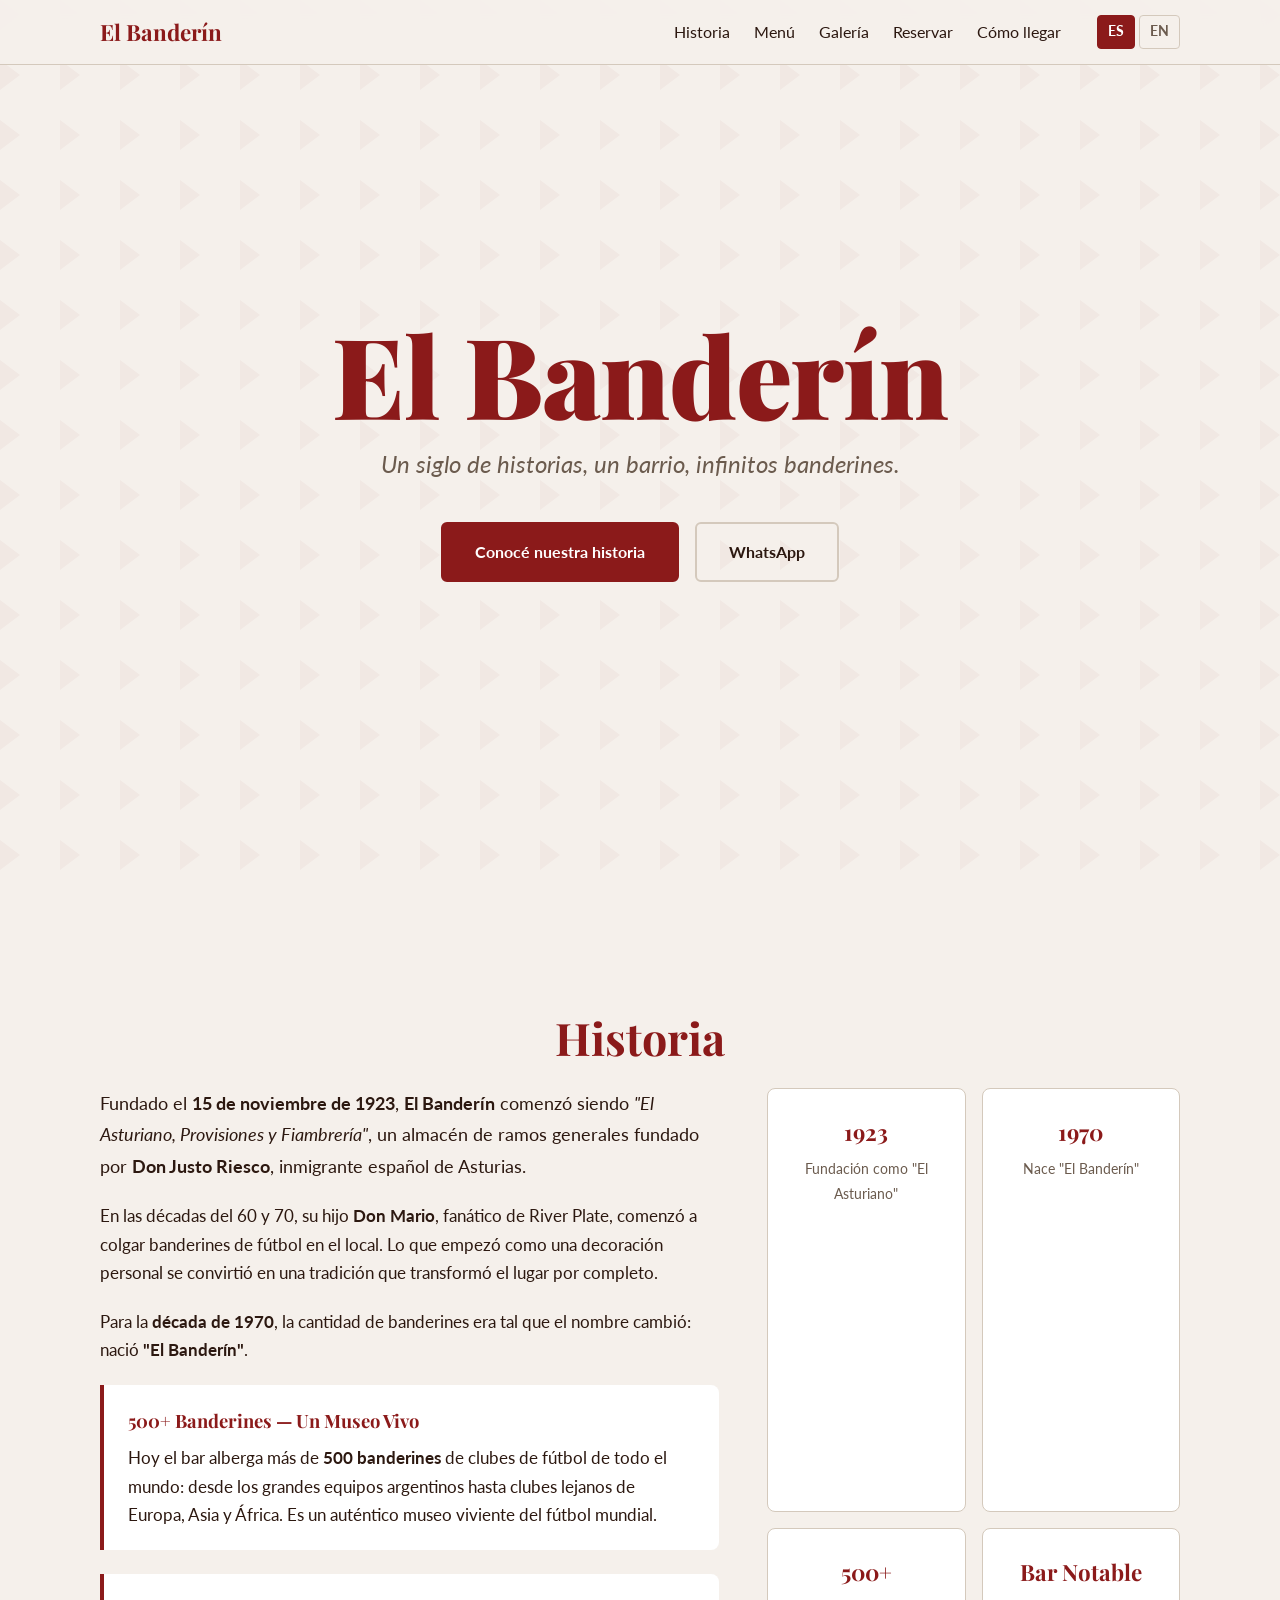
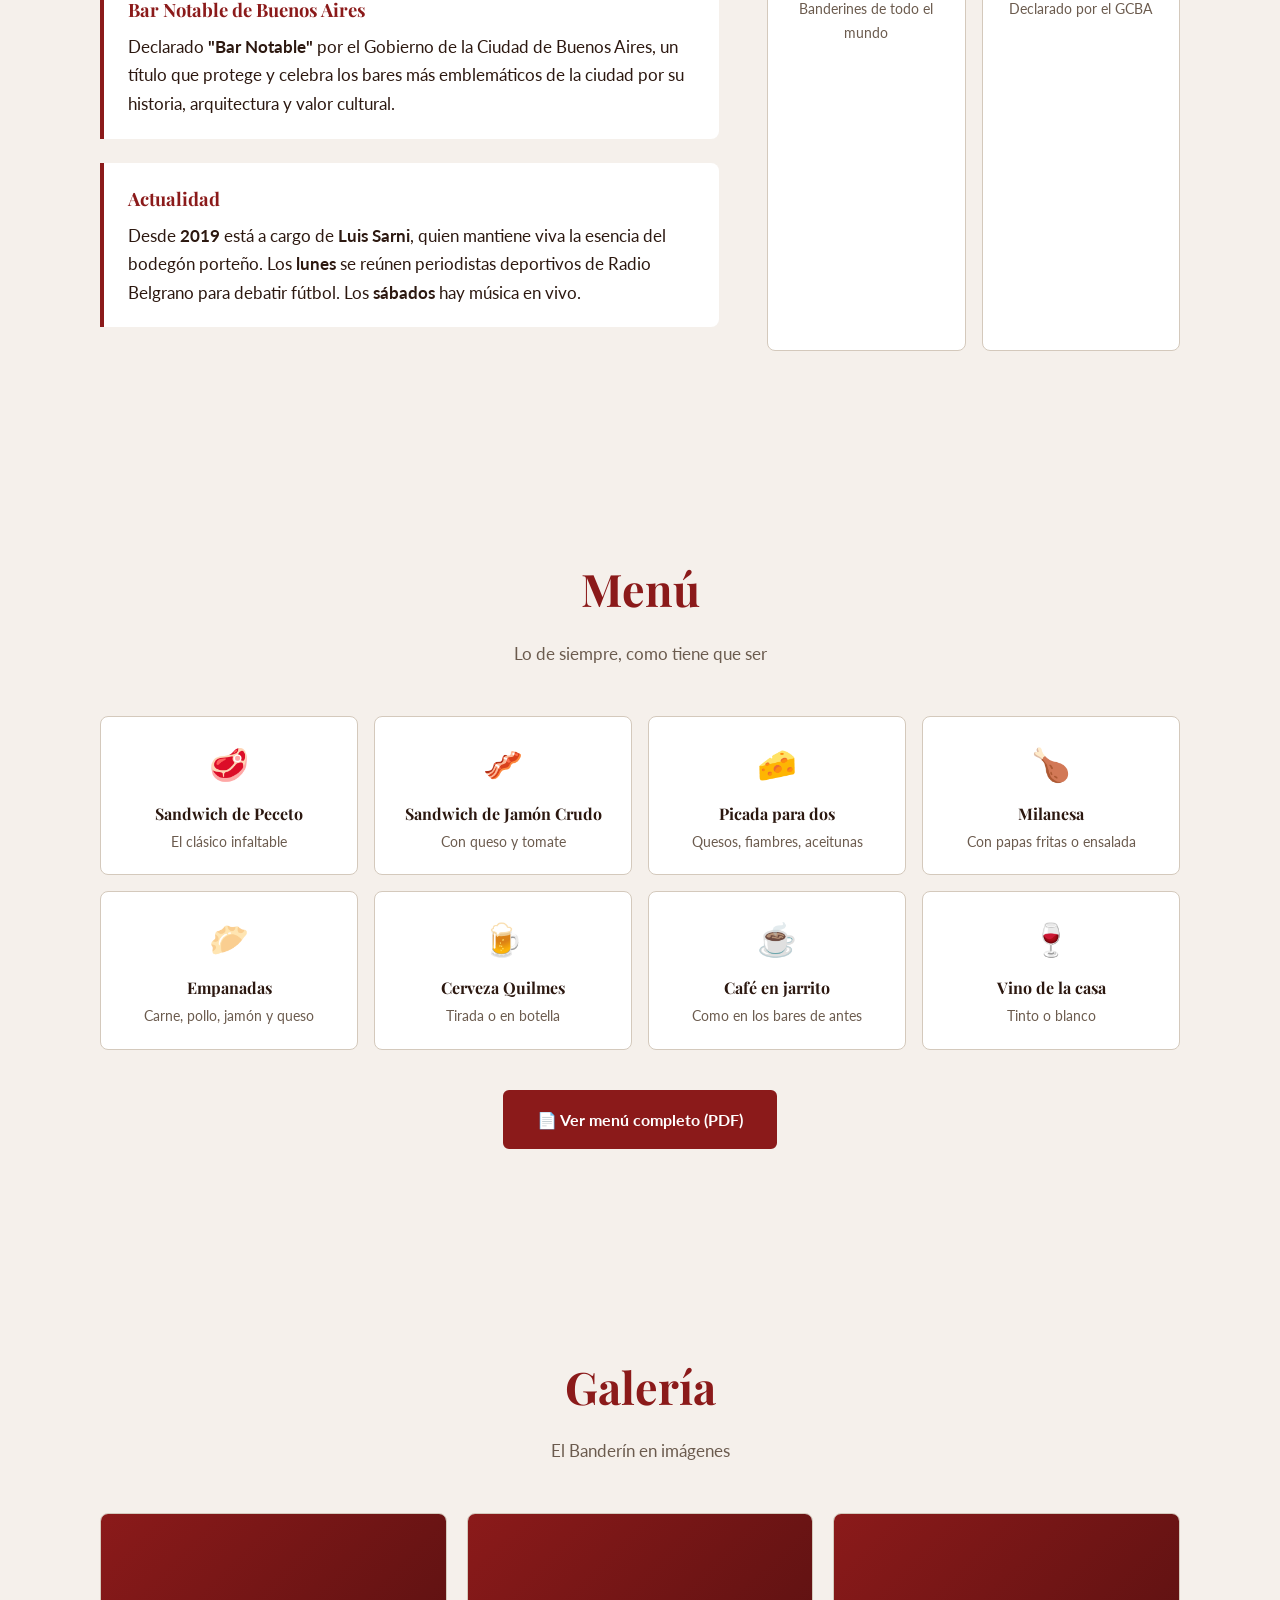
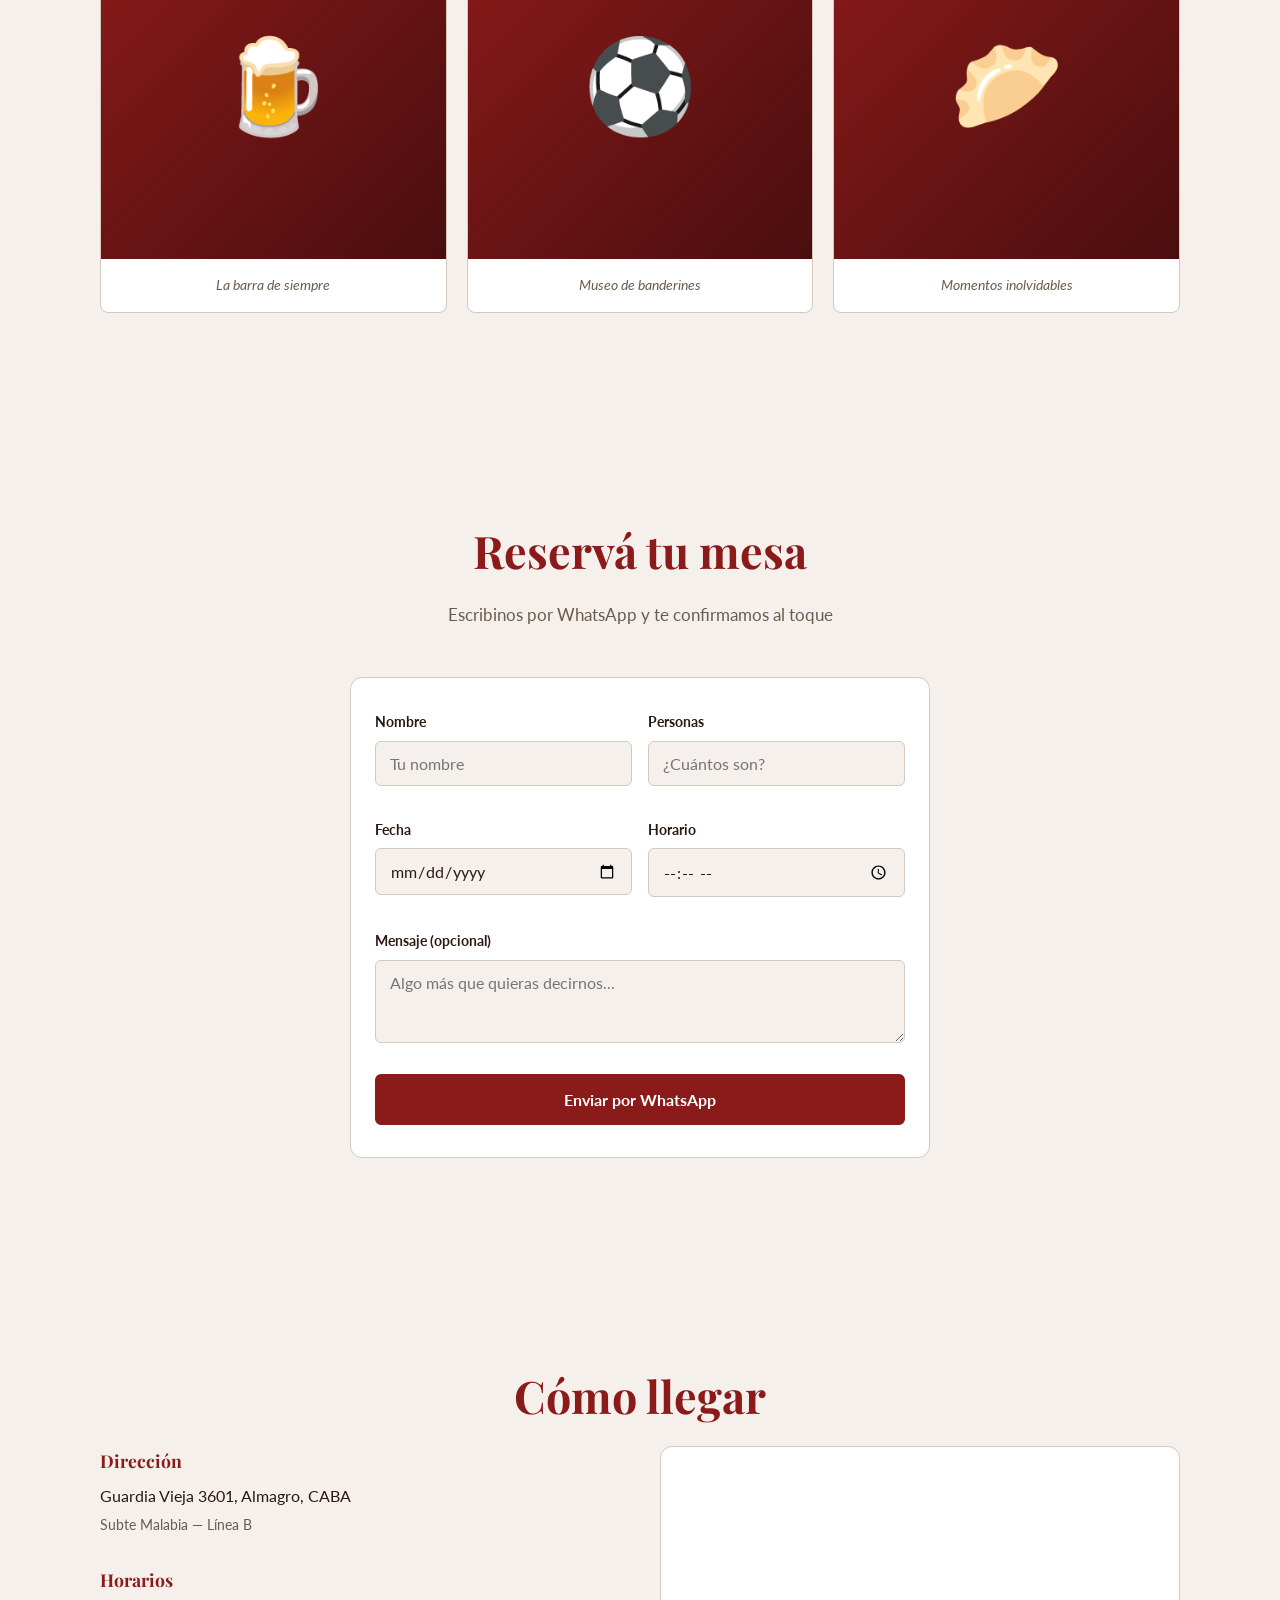
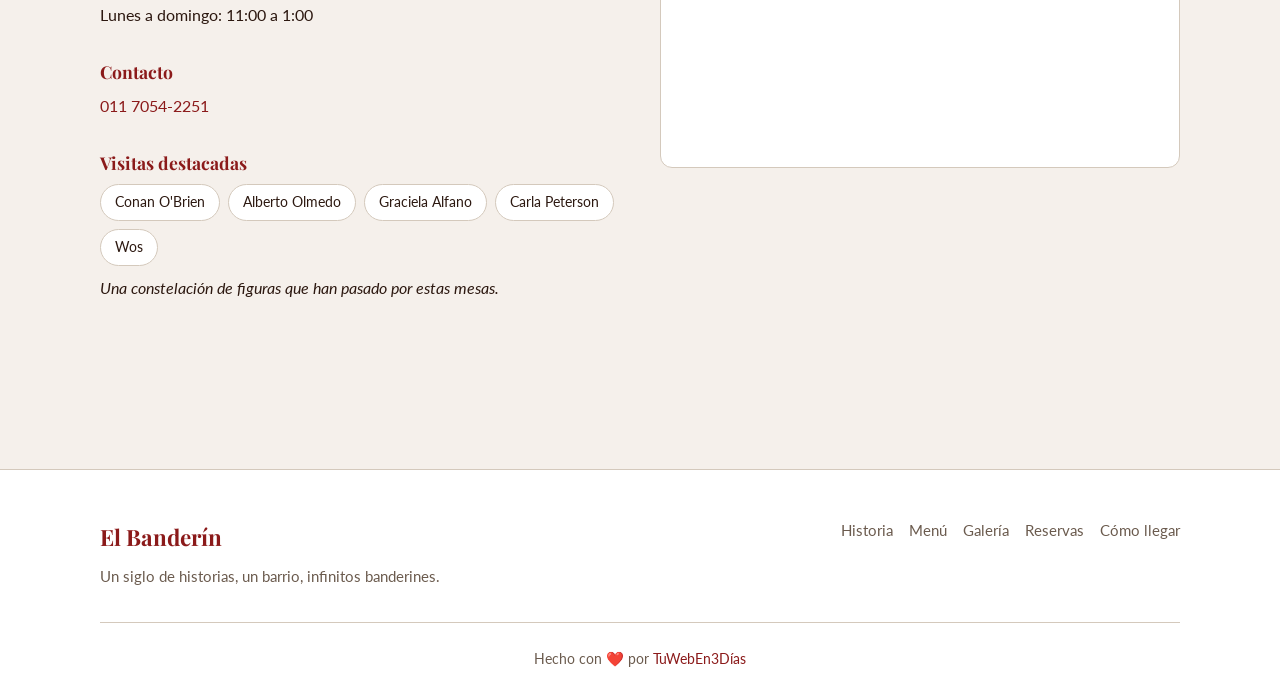
<file: index.html>
<!DOCTYPE html>
<html lang="es">
<head>
  <meta charset="UTF-8">
  <meta name="viewport" content="width=device-width, initial-scale=1.0">
  <title>El Banderín | Bar Notable en Almagro, CABA | Desde 1923</title>
  <meta name="description" content="El Banderín, bar notable de Almagro. Fundado en 1923, 500+ banderines de fútbol, bodegón tradicional porteño. Sándwiches, picadas, milanesas. Abierto todos los días.">
  <meta name="keywords" content="El Banderín, bar notable, bodegón, Almagro, Guardia Vieja, banderines, fútbol, bar porteño">
  <meta name="robots" content="index, follow">
  <meta name="author" content="TuWebEn3Días">
  <meta property="og:title" content="El Banderín | Bar Notable en Almagro">
  <meta property="og:description" content="Un siglo de historias, un barrio, infinitos banderines.">
  <meta property="og:type" content="website">
  <meta property="og:url" content="https://tuweben3dias.github.io/demo-el-banderin">
  <meta property="og:locale" content="es_AR">
  <meta property="og:site_name" content="El Banderín">
  <meta property="og:image" content="https://tuweben3dias.github.io/demo-el-banderin/imgs/placeholder-hero.svg">
  <meta name="twitter:card" content="summary_large_image">
  <meta name="twitter:title" content="El Banderín | Bar Notable en Almagro">
  <meta name="twitter:description" content="Un siglo de historias, un barrio, infinitos banderines.">
  <meta name="twitter:image" content="https://tuweben3dias.github.io/demo-el-banderin/imgs/placeholder-hero.svg">
  <script type="application/ld+json">
  {
    "@context": "https://schema.org",
    "@type": "BarOrPub",
    "name": "El Banderín",
    "url": "https://tuweben3dias.github.io/demo-el-banderin",
    "telephone": "+54 11 7054-2251",
    "email": "info@elbanderin.com",
    "address": {
      "@type": "PostalAddress",
      "streetAddress": "Guardia Vieja 3601",
      "addressLocality": "Almagro, Buenos Aires",
      "postalCode": "C1192 AAG",
      "addressCountry": "AR"
    },
    "geo": {
      "@type": "GeoCoordinates",
      "latitude": -34.6056,
      "longitude": -58.4254
    },
    "openingHoursSpecification": {
      "@type": "OpeningHoursSpecification",
      "dayOfWeek": ["Monday", "Tuesday", "Wednesday", "Thursday", "Friday", "Saturday", "Sunday"],
      "opens": "11:00",
      "closes": "01:00"
    },
    "servesCuisine": "Bodegón",
    "priceRange": "$",
    "description": "Un siglo de historias, un barrio, infinitos banderines.",
    "founder": { "@type": "Person", "name": "Justo Riesco" },
    "foundingDate": "1923-11-15",
    "image": "https://tuweben3dias.github.io/demo-el-banderin/imgs/placeholder-hero.svg"
  }
  </script>
  <script async src="https://www.googletagmanager.com/gtag/js?id=G-WNGLL9WG7B"></script>
  <script>window.dataLayer = window.dataLayer || []; function gtag(){dataLayer.push(arguments);} gtag('js', new Date()); gtag('config', 'G-WNGLL9WG7B');</script>
  <link rel="preconnect" href="https://fonts.googleapis.com">
  <link rel="preconnect" href="https://fonts.gstatic.com" crossorigin>
  <link href="https://fonts.googleapis.com/css2?family=Lato:wght@400;700&family=Playfair+Display:ital,wght@0,400;0,700;0,900;1,400&display=swap" rel="stylesheet">
  <link rel="stylesheet" href="css/styles.css">
  <link rel="canonical" href="https://tuweben3dias.github.io/demo-el-banderin/">
  <link rel="alternate" hreflang="es" href="https://tuweben3dias.github.io/demo-el-banderin/">
  <link rel="alternate" hreflang="en" href="https://tuweben3dias.github.io/demo-el-banderin/en/">
  <link rel="icon" type="image/svg+xml" href="data:image/svg+xml,<svg xmlns='http://www.w3.org/2000/svg' viewBox='0 0 100 100'><text y='.9em' font-size='90'>🏆</text></svg>">
</head>
<body>
  <nav id="navbar">
    <div class="container nav-container">
      <a href="#" class="nav-logo">El Banderín</a>
      <button class="nav-toggle" aria-label="Abrir menú" aria-expanded="false">
        <span></span><span></span><span></span>
      </button>
      <div class="nav-menu" id="nav-menu">
        <a href="#historia" class="nav-link">Historia</a>
        <a href="#menu" class="nav-link">Menú</a>
        <a href="#galeria" class="nav-link">Galería</a>
        <a href="#reservas" class="nav-link">Reservar</a>
        <a href="#como-llegar" class="nav-link">Cómo llegar</a>
        <div class="lang-switch">
          <a href="/" class="active" aria-label="Español">ES</a>
          <a href="en/" aria-label="English">EN</a>
        </div>
      </div>
    </div>
  </nav>
  <main>
    <section id="hero">
      <div class="hero-content">
        <h1>El Banderín</h1>
        <p class="hero-tagline">Un siglo de historias, un barrio, infinitos banderines.</p>
        <div class="hero-ctas">
          <a href="#historia" class="btn btn-primary">Conocé nuestra historia</a>
          <a href="https://wa.me/5491170542251" class="btn btn-outline" target="_blank" rel="noopener">WhatsApp</a>
        </div>
      </div>
    </section>
    <section id="historia" class="section">
      <div class="container">
        <h2 class="section-title">Historia</h2>
        <div class="historia-grid">
          <div class="historia-text">
            <p class="historia-intro">Fundado el <strong>15 de noviembre de 1923</strong>, <strong>El Banderín</strong> comenzó siendo <em>"El Asturiano, Provisiones y Fiambrería"</em>, un almacén de ramos generales fundado por <strong>Don Justo Riesco</strong>, inmigrante español de Asturias.</p>
            <p>En las décadas del 60 y 70, su hijo <strong>Don Mario</strong>, fanático de River Plate, comenzó a colgar banderines de fútbol en el local. Lo que empezó como una decoración personal se convirtió en una tradición que transformó el lugar por completo.</p>
            <p>Para la <strong>década de 1970</strong>, la cantidad de banderines era tal que el nombre cambió: nació <strong>"El Banderín"</strong>.</p>
            <div class="historia-highlight">
              <h3>500+ Banderines — Un Museo Vivo</h3>
              <p>Hoy el bar alberga más de <strong>500 banderines</strong> de clubes de fútbol de todo el mundo: desde los grandes equipos argentinos hasta clubes lejanos de Europa, Asia y África. Es un auténtico museo viviente del fútbol mundial.</p>
            </div>
            <div class="historia-highlight">
              <h3>Bar Notable de Buenos Aires</h3>
              <p>Declarado <strong>"Bar Notable"</strong> por el Gobierno de la Ciudad de Buenos Aires, un título que protege y celebra los bares más emblemáticos de la ciudad por su historia, arquitectura y valor cultural.</p>
            </div>
            <div class="historia-highlight">
              <h3>Actualidad</h3>
              <p>Desde <strong>2019</strong> está a cargo de <strong>Luis Sarni</strong>, quien mantiene viva la esencia del bodegón porteño. Los <strong>lunes</strong> se reúnen periodistas deportivos de Radio Belgrano para debatir fútbol. Los <strong>sábados</strong> hay música en vivo.</p>
            </div>
          </div>
          <div class="historia-cards">
            <div class="historia-card"><span class="historia-card-year">1923</span><p>Fundación como "El Asturiano"</p></div>
            <div class="historia-card"><span class="historia-card-year">1970</span><p>Nace "El Banderín"</p></div>
            <div class="historia-card"><span class="historia-card-year">500+</span><p>Banderines de todo el mundo</p></div>
            <div class="historia-card"><span class="historia-card-year">Bar Notable</span><p>Declarado por el GCBA</p></div>
          </div>
        </div>
      </div>
    </section>
    <section id="menu" class="section">
      <div class="container">
        <h2 class="section-title">Menú</h2>
        <p class="section-subtitle">Lo de siempre, como tiene que ser</p>
        <div class="menu-grid">
          <div class="menu-item fade-in"><span class="menu-icon">🥩</span><h3>Sandwich de Peceto</h3><p class="menu-desc">El clásico infaltable</p></div>
          <div class="menu-item fade-in"><span class="menu-icon">🥓</span><h3>Sandwich de Jamón Crudo</h3><p class="menu-desc">Con queso y tomate</p></div>
          <div class="menu-item fade-in"><span class="menu-icon">🧀</span><h3>Picada para dos</h3><p class="menu-desc">Quesos, fiambres, aceitunas</p></div>
          <div class="menu-item fade-in"><span class="menu-icon">🍗</span><h3>Milanesa</h3><p class="menu-desc">Con papas fritas o ensalada</p></div>
          <div class="menu-item fade-in"><span class="menu-icon">🥟</span><h3>Empanadas</h3><p class="menu-desc">Carne, pollo, jamón y queso</p></div>
          <div class="menu-item fade-in"><span class="menu-icon">🍺</span><h3>Cerveza Quilmes</h3><p class="menu-desc">Tirada o en botella</p></div>
          <div class="menu-item fade-in"><span class="menu-icon">☕</span><h3>Café en jarrito</h3><p class="menu-desc">Como en los bares de antes</p></div>
          <div class="menu-item fade-in"><span class="menu-icon">🍷</span><h3>Vino de la casa</h3><p class="menu-desc">Tinto o blanco</p></div>
        </div>
        <div class="menu-pdf-wrap">
          <a href="docs/menu.pdf" class="btn btn-primary" target="_blank" rel="noopener">📄 Ver menú completo (PDF)</a>
        </div>
      </div>
    </section>
    <section id="galeria" class="section">
      <div class="container">
        <h2 class="section-title">Galería</h2>
        <p class="section-subtitle">El Banderín en imágenes</p>
        <div class="galeria-grid">
          <figure class="fade-in"><img src="imgs/placeholder-gallery-1.svg" alt="La barra de El Banderín" loading="lazy"><figcaption>La barra de siempre</figcaption></figure>
          <figure class="fade-in"><img src="imgs/placeholder-gallery-2.svg" alt="Banderines de fútbol" loading="lazy"><figcaption>Museo de banderines</figcaption></figure>
          <figure class="fade-in"><img src="imgs/placeholder-gallery-3.svg" alt="Momentos en El Banderín" loading="lazy"><figcaption>Momentos inolvidables</figcaption></figure>
        </div>
      </div>
    </section>
    <section id="reservas" class="section">
      <div class="container">
        <h2 class="section-title">Reservá tu mesa</h2>
        <p class="section-subtitle">Escribinos por WhatsApp y te confirmamos al toque</p>
        <form id="contact-form" novalidate>
          <div class="form-row">
            <div class="form-group">
              <label for="name">Nombre</label>
              <input type="text" id="name" name="name" required placeholder="Tu nombre">
            </div>
            <div class="form-group">
              <label for="people">Personas</label>
              <input type="number" id="people" name="people" min="1" max="20" required placeholder="¿Cuántos son?">
            </div>
          </div>
          <div class="form-row">
            <div class="form-group">
              <label for="date">Fecha</label>
              <input type="date" id="date" name="date" required>
            </div>
            <div class="form-group">
              <label for="time">Horario</label>
              <input type="time" id="time" name="time" required>
            </div>
          </div>
          <div class="form-group">
            <label for="message">Mensaje (opcional)</label>
            <textarea id="message" name="message" rows="3" placeholder="Algo más que quieras decirnos..."></textarea>
          </div>
          <button type="submit" class="btn btn-primary btn-block">Enviar por WhatsApp</button>
        </form>
      </div>
    </section>
    <section id="como-llegar" class="section">
      <div class="container">
        <h2 class="section-title">Cómo llegar</h2>
        <div class="llegar-grid">
          <div class="llegar-info">
            <div class="llegar-block"><h3>Dirección</h3><p>Guardia Vieja 3601, Almagro, CABA</p><p class="llegar-sub">Subte Malabia — Línea B</p></div>
            <div class="llegar-block"><h3>Horarios</h3><p>Lunes a domingo: 11:00 a 1:00</p></div>
            <div class="llegar-block"><h3>Contacto</h3><p><a href="tel:+541170542251">011 7054-2251</a></p></div>
            <div class="llegar-block"><h3>Visitas destacadas</h3>
              <div class="famous-tags">
                <span class="famous-tag">Conan O'Brien</span>
                <span class="famous-tag">Alberto Olmedo</span>
                <span class="famous-tag">Graciela Alfano</span>
                <span class="famous-tag">Carla Peterson</span>
                <span class="famous-tag">Wos</span>
              </div>
              <p class="famous-note">Una constelación de figuras que han pasado por estas mesas.</p>
            </div>
          </div>
          <div class="llegar-map fade-in">
            <div class="map-wrap">
              <iframe src="https://www.google.com/maps/embed?pb=!1m18!1m12!1m3!3d3284.087!2d-58.4254!3d-34.6056!2m3!1f0!2f0!3f0!3m2!1i1024!2i768!4f13.1!3m3!1m2!1s0x95bcc8e9faef5e77%3A0x1ab3ab8a59cdf7af!2sGuardia%20Vieja%203601%2C%20C1192%20AAG%2C%20Cdad.%20Aut%C3%B3noma%20de%20Buenos%20Aires!5e0!3m2!1ses!2sar!4v1" allowfullscreen="" loading="lazy" referrerpolicy="no-referrer-when-downgrade" title="Ubicación de El Banderín"></iframe>
            </div>
          </div>
        </div>
      </div>
    </section>
  </main>
  <footer>
    <div class="container">
      <div class="footer-grid">
        <div class="footer-brand">
          <h3>El Banderín</h3>
          <p>Un siglo de historias, un barrio, infinitos banderines.</p>
        </div>
        <div class="footer-nav">
          <a href="#historia">Historia</a>
          <a href="#menu">Menú</a>
          <a href="#galeria">Galería</a>
          <a href="#reservas">Reservas</a>
          <a href="#como-llegar">Cómo llegar</a>
        </div>
      </div>
      <div class="footer-bottom">
        <p>Hecho con ❤️ por <a href="https://tuweben3dias.com" target="_blank" rel="noopener">TuWebEn3Días</a></p>
      </div>
    </div>
  </footer>
  <script src="js/main.js"></script>
</body>
</html>
</file>
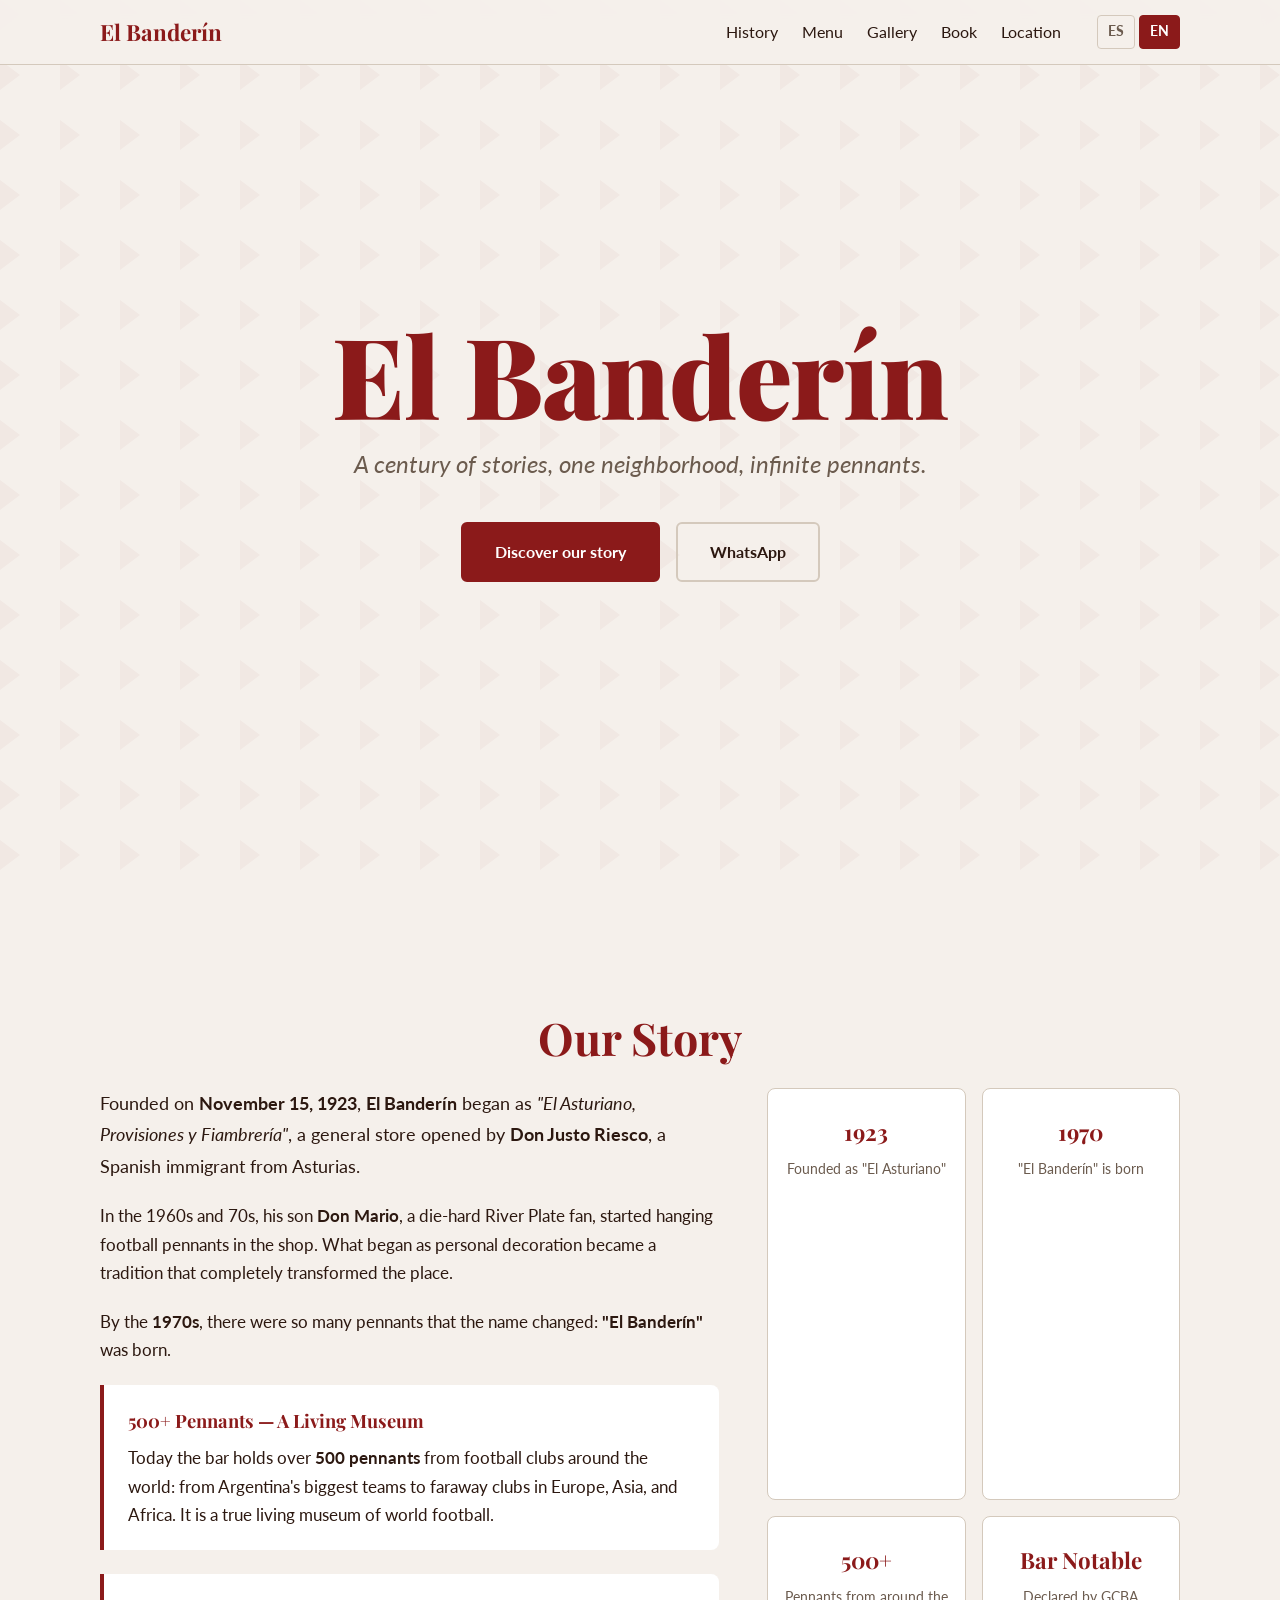
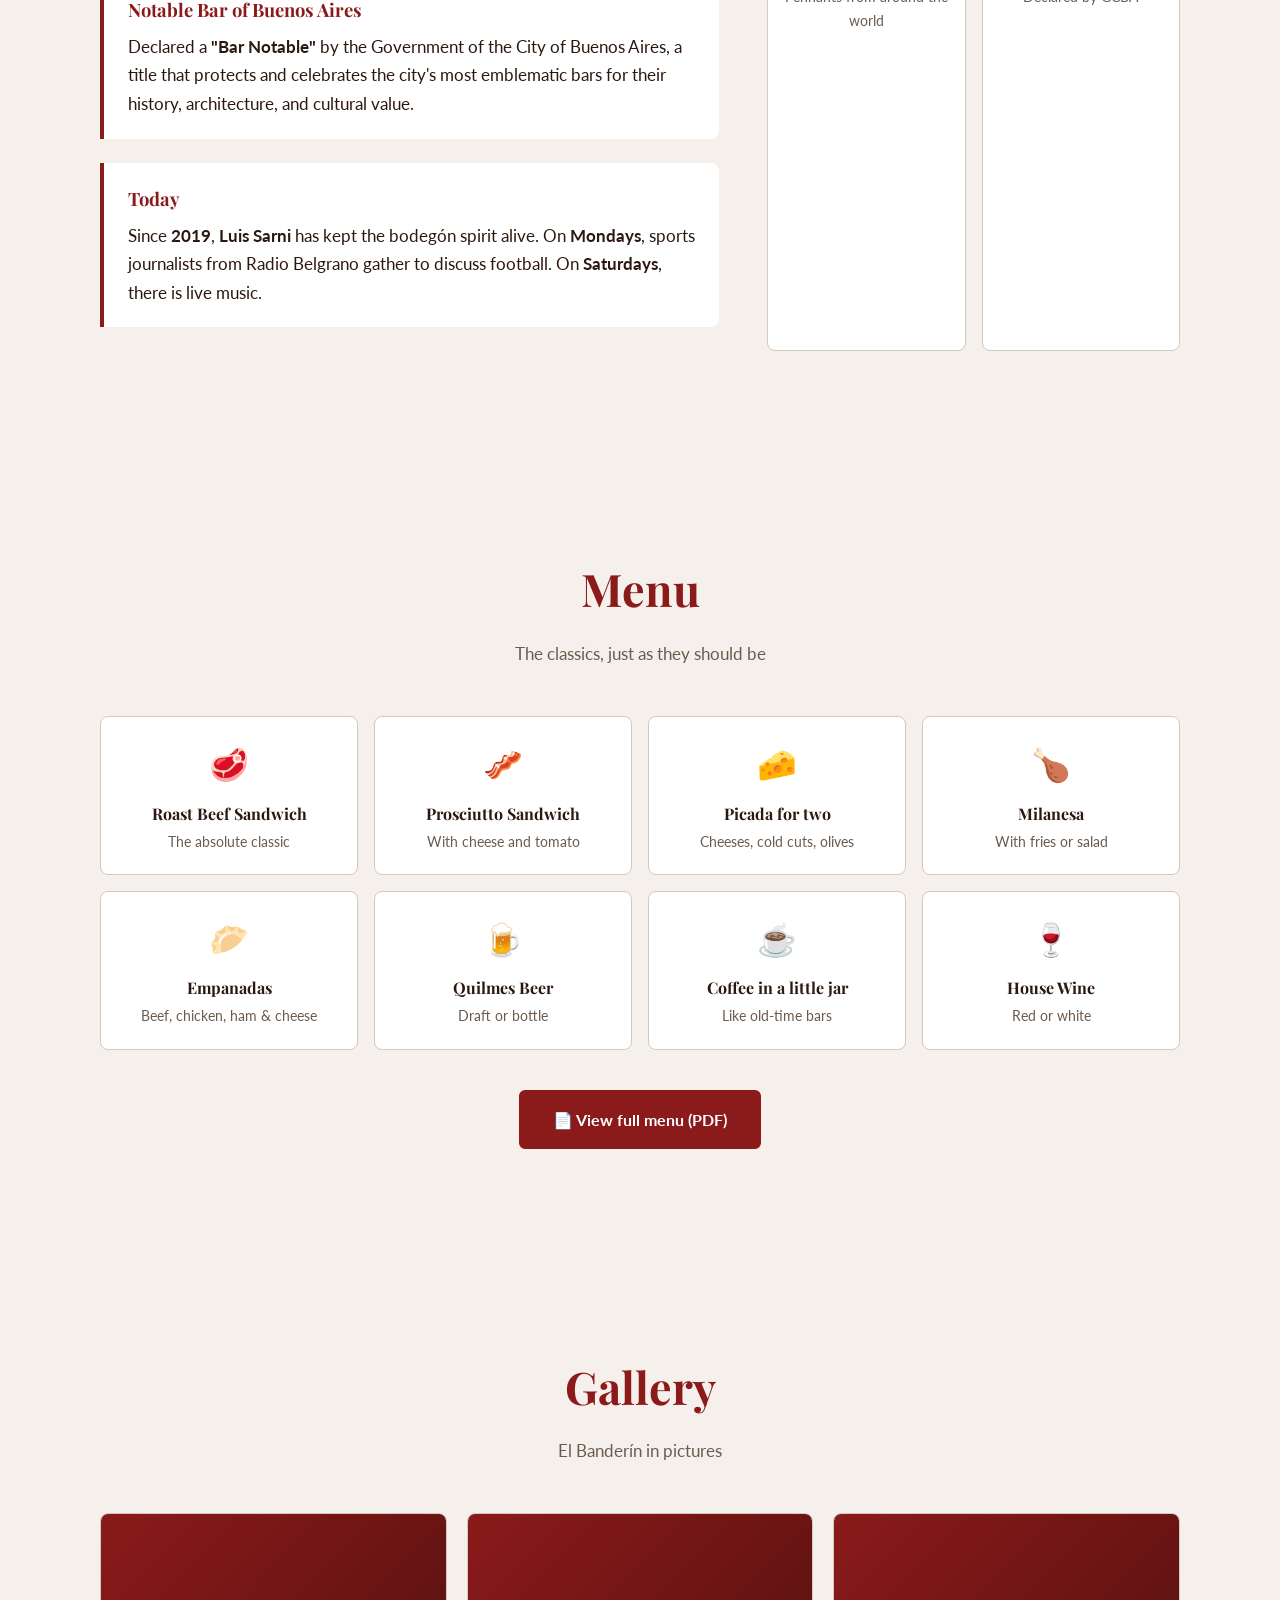
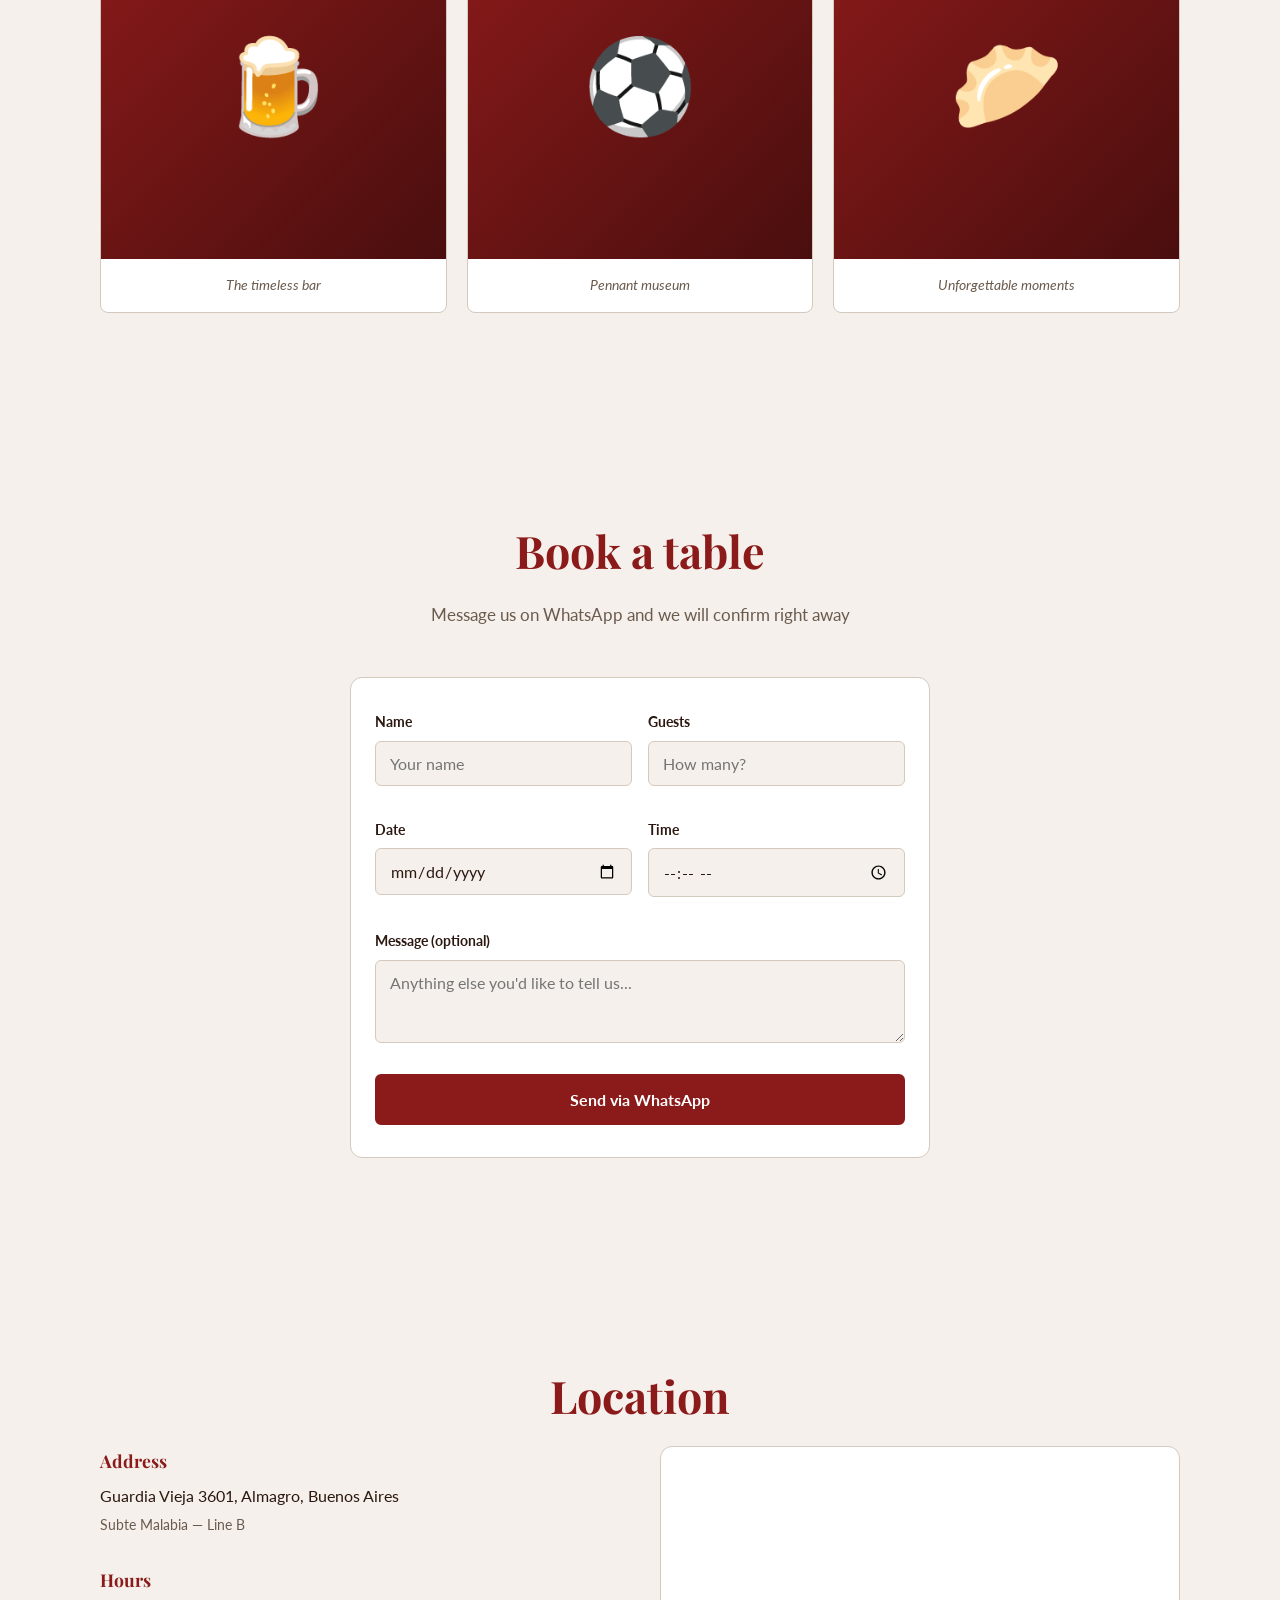
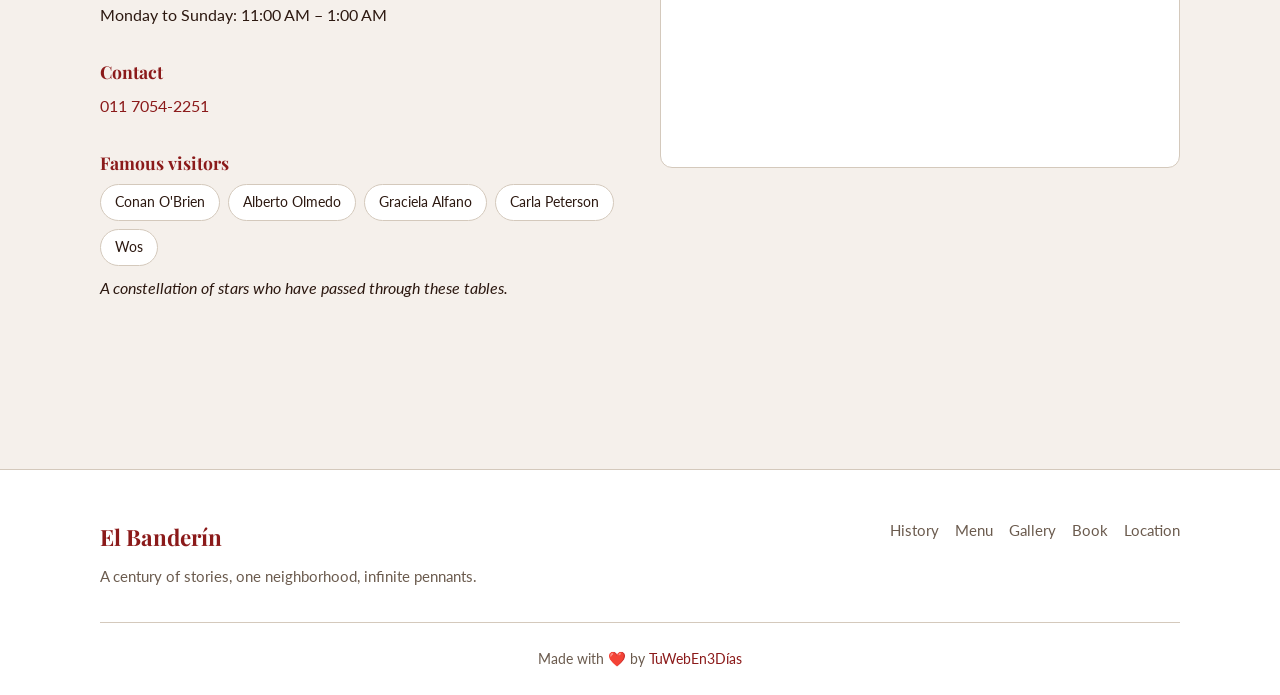
<file: en/index.html>
<!DOCTYPE html>
<html lang="en">
<head>
  <meta charset="UTF-8">
  <meta name="viewport" content="width=device-width, initial-scale=1.0">
  <title>El Banderín | Notable Bar in Almagro, Buenos Aires | Since 1923</title>
  <meta name="description" content="El Banderín, a notable bar in Almagro, Buenos Aires. Founded in 1923, 500+ football pennants, traditional Argentine bodegón. Sandwiches, picadas, milanesas. Open daily.">
  <meta name="keywords" content="El Banderín, notable bar, bodegón, Almagro, Guardia Vieja, pennants, football, Buenos Aires bar">
  <meta name="robots" content="index, follow">
  <meta name="author" content="TuWebEn3Días">
  <meta property="og:title" content="El Banderín | Notable Bar in Almagro">
  <meta property="og:description" content="A century of stories, one neighborhood, infinite pennants.">
  <meta property="og:type" content="website">
  <meta property="og:url" content="https://tuweben3dias.github.io/demo-el-banderin/en/">
  <meta property="og:locale" content="en_US">
  <meta property="og:site_name" content="El Banderín">
  <meta property="og:image" content="https://tuweben3dias.github.io/demo-el-banderin/imgs/placeholder-hero.svg">
  <meta name="twitter:card" content="summary_large_image">
  <meta name="twitter:title" content="El Banderín | Notable Bar in Almagro">
  <meta name="twitter:description" content="A century of stories, one neighborhood, infinite pennants.">
  <meta name="twitter:image" content="https://tuweben3dias.github.io/demo-el-banderin/imgs/placeholder-hero.svg">
  <script type="application/ld+json">
  {
    "@context": "https://schema.org",
    "@type": "BarOrPub",
    "name": "El Banderín",
    "url": "https://tuweben3dias.github.io/demo-el-banderin",
    "telephone": "+54 11 7054-2251",
    "address": {
      "@type": "PostalAddress",
      "streetAddress": "Guardia Vieja 3601",
      "addressLocality": "Almagro, Buenos Aires",
      "postalCode": "C1192 AAG",
      "addressCountry": "AR"
    },
    "geo": { "@type": "GeoCoordinates", "latitude": -34.6056, "longitude": -58.4254 },
    "openingHoursSpecification": {
      "@type": "OpeningHoursSpecification",
      "dayOfWeek": ["Monday", "Tuesday", "Wednesday", "Thursday", "Friday", "Saturday", "Sunday"],
      "opens": "11:00",
      "closes": "01:00"
    },
    "servesCuisine": "Bodegón (Argentine tavern)",
    "priceRange": "$",
    "description": "A century of stories, one neighborhood, infinite pennants.",
    "founder": { "@type": "Person", "name": "Justo Riesco" },
    "foundingDate": "1923-11-15",
    "image": "https://tuweben3dias.github.io/demo-el-banderin/imgs/placeholder-hero.svg"
  }
  </script>
  <script async src="https://www.googletagmanager.com/gtag/js?id=G-WNGLL9WG7B"></script>
  <script>window.dataLayer = window.dataLayer || []; function gtag(){dataLayer.push(arguments);} gtag('js', new Date()); gtag('config', 'G-WNGLL9WG7B');</script>
  <link rel="preconnect" href="https://fonts.googleapis.com">
  <link rel="preconnect" href="https://fonts.gstatic.com" crossorigin>
  <link href="https://fonts.googleapis.com/css2?family=Lato:wght@400;700&family=Playfair+Display:ital,wght@0,400;0,700;0,900;1,400&display=swap" rel="stylesheet">
  <link rel="stylesheet" href="../css/styles.css">
  <link rel="canonical" href="https://tuweben3dias.github.io/demo-el-banderin/en/">
  <link rel="alternate" hreflang="es" href="https://tuweben3dias.github.io/demo-el-banderin/">
  <link rel="alternate" hreflang="en" href="https://tuweben3dias.github.io/demo-el-banderin/en/">
  <link rel="icon" type="image/svg+xml" href="data:image/svg+xml,<svg xmlns='http://www.w3.org/2000/svg' viewBox='0 0 100 100'><text y='.9em' font-size='90'>🏆</text></svg>">
</head>
<body>
  <nav id="navbar">
    <div class="container nav-container">
      <a href="../" class="nav-logo">El Banderín</a>
      <button class="nav-toggle" aria-label="Open menu" aria-expanded="false">
        <span></span><span></span><span></span>
      </button>
      <div class="nav-menu" id="nav-menu">
        <a href="../#historia" class="nav-link">History</a>
        <a href="../#menu" class="nav-link">Menu</a>
        <a href="../#galeria" class="nav-link">Gallery</a>
        <a href="../#reservas" class="nav-link">Book</a>
        <a href="../#como-llegar" class="nav-link">Location</a>
        <div class="lang-switch">
          <a href="../" aria-label="Español">ES</a>
          <a href="/" class="active" aria-label="English">EN</a>
        </div>
      </div>
    </div>
  </nav>
  <main>
    <section id="hero">
      <div class="hero-content">
        <h1>El Banderín</h1>
        <p class="hero-tagline">A century of stories, one neighborhood, infinite pennants.</p>
        <div class="hero-ctas">
          <a href="../#historia" class="btn btn-primary">Discover our story</a>
          <a href="https://wa.me/5491170542251" class="btn btn-outline" target="_blank" rel="noopener">WhatsApp</a>
        </div>
      </div>
    </section>
    <section id="historia" class="section">
      <div class="container">
        <h2 class="section-title">Our Story</h2>
        <div class="historia-grid">
          <div class="historia-text">
            <p class="historia-intro">Founded on <strong>November 15, 1923</strong>, <strong>El Banderín</strong> began as <em>"El Asturiano, Provisiones y Fiambrería"</em>, a general store opened by <strong>Don Justo Riesco</strong>, a Spanish immigrant from Asturias.</p>
            <p>In the 1960s and 70s, his son <strong>Don Mario</strong>, a die-hard River Plate fan, started hanging football pennants in the shop. What began as personal decoration became a tradition that completely transformed the place.</p>
            <p>By the <strong>1970s</strong>, there were so many pennants that the name changed: <strong>"El Banderín"</strong> was born.</p>
            <div class="historia-highlight">
              <h3>500+ Pennants — A Living Museum</h3>
              <p>Today the bar holds over <strong>500 pennants</strong> from football clubs around the world: from Argentina's biggest teams to faraway clubs in Europe, Asia, and Africa. It is a true living museum of world football.</p>
            </div>
            <div class="historia-highlight">
              <h3>Notable Bar of Buenos Aires</h3>
              <p>Declared a <strong>"Bar Notable"</strong> by the Government of the City of Buenos Aires, a title that protects and celebrates the city's most emblematic bars for their history, architecture, and cultural value.</p>
            </div>
            <div class="historia-highlight">
              <h3>Today</h3>
              <p>Since <strong>2019</strong>, <strong>Luis Sarni</strong> has kept the bodegón spirit alive. On <strong>Mondays</strong>, sports journalists from Radio Belgrano gather to discuss football. On <strong>Saturdays</strong>, there is live music.</p>
            </div>
          </div>
          <div class="historia-cards">
            <div class="historia-card"><span class="historia-card-year">1923</span><p>Founded as "El Asturiano"</p></div>
            <div class="historia-card"><span class="historia-card-year">1970</span><p>"El Banderín" is born</p></div>
            <div class="historia-card"><span class="historia-card-year">500+</span><p>Pennants from around the world</p></div>
            <div class="historia-card"><span class="historia-card-year">Bar Notable</span><p>Declared by GCBA</p></div>
          </div>
        </div>
      </div>
    </section>
    <section id="menu" class="section">
      <div class="container">
        <h2 class="section-title">Menu</h2>
        <p class="section-subtitle">The classics, just as they should be</p>
        <div class="menu-grid">
          <div class="menu-item fade-in"><span class="menu-icon">🥩</span><h3>Roast Beef Sandwich</h3><p class="menu-desc">The absolute classic</p></div>
          <div class="menu-item fade-in"><span class="menu-icon">🥓</span><h3>Prosciutto Sandwich</h3><p class="menu-desc">With cheese and tomato</p></div>
          <div class="menu-item fade-in"><span class="menu-icon">🧀</span><h3>Picada for two</h3><p class="menu-desc">Cheeses, cold cuts, olives</p></div>
          <div class="menu-item fade-in"><span class="menu-icon">🍗</span><h3>Milanesa</h3><p class="menu-desc">With fries or salad</p></div>
          <div class="menu-item fade-in"><span class="menu-icon">🥟</span><h3>Empanadas</h3><p class="menu-desc">Beef, chicken, ham & cheese</p></div>
          <div class="menu-item fade-in"><span class="menu-icon">🍺</span><h3>Quilmes Beer</h3><p class="menu-desc">Draft or bottle</p></div>
          <div class="menu-item fade-in"><span class="menu-icon">☕</span><h3>Coffee in a little jar</h3><p class="menu-desc">Like old-time bars</p></div>
          <div class="menu-item fade-in"><span class="menu-icon">🍷</span><h3>House Wine</h3><p class="menu-desc">Red or white</p></div>
        </div>
        <div class="menu-pdf-wrap">
          <a href="../docs/menu.pdf" class="btn btn-primary" target="_blank" rel="noopener">📄 View full menu (PDF)</a>
        </div>
      </div>
    </section>
    <section id="galeria" class="section">
      <div class="container">
        <h2 class="section-title">Gallery</h2>
        <p class="section-subtitle">El Banderín in pictures</p>
        <div class="galeria-grid">
          <figure class="fade-in"><img src="../imgs/placeholder-gallery-1.svg" alt="El Banderín's bar" loading="lazy"><figcaption>The timeless bar</figcaption></figure>
          <figure class="fade-in"><img src="../imgs/placeholder-gallery-2.svg" alt="Football pennants" loading="lazy"><figcaption>Pennant museum</figcaption></figure>
          <figure class="fade-in"><img src="../imgs/placeholder-gallery-3.svg" alt="Moments at El Banderín" loading="lazy"><figcaption>Unforgettable moments</figcaption></figure>
        </div>
      </div>
    </section>
    <section id="reservas" class="section">
      <div class="container">
        <h2 class="section-title">Book a table</h2>
        <p class="section-subtitle">Message us on WhatsApp and we will confirm right away</p>
        <form id="contact-form" novalidate>
          <div class="form-row">
            <div class="form-group">
              <label for="name">Name</label>
              <input type="text" id="name" name="name" required placeholder="Your name">
            </div>
            <div class="form-group">
              <label for="people">Guests</label>
              <input type="number" id="people" name="people" min="1" max="20" required placeholder="How many?">
            </div>
          </div>
          <div class="form-row">
            <div class="form-group">
              <label for="date">Date</label>
              <input type="date" id="date" name="date" required>
            </div>
            <div class="form-group">
              <label for="time">Time</label>
              <input type="time" id="time" name="time" required>
            </div>
          </div>
          <div class="form-group">
            <label for="message">Message (optional)</label>
            <textarea id="message" name="message" rows="3" placeholder="Anything else you'd like to tell us..."></textarea>
          </div>
          <button type="submit" class="btn btn-primary btn-block">Send via WhatsApp</button>
        </form>
      </div>
    </section>
    <section id="como-llegar" class="section">
      <div class="container">
        <h2 class="section-title">Location</h2>
        <div class="llegar-grid">
          <div class="llegar-info">
            <div class="llegar-block"><h3>Address</h3><p>Guardia Vieja 3601, Almagro, Buenos Aires</p><p class="llegar-sub">Subte Malabia — Line B</p></div>
            <div class="llegar-block"><h3>Hours</h3><p>Monday to Sunday: 11:00 AM – 1:00 AM</p></div>
            <div class="llegar-block"><h3>Contact</h3><p><a href="tel:+541170542251">011 7054-2251</a></p></div>
            <div class="llegar-block"><h3>Famous visitors</h3>
              <div class="famous-tags">
                <span class="famous-tag">Conan O'Brien</span>
                <span class="famous-tag">Alberto Olmedo</span>
                <span class="famous-tag">Graciela Alfano</span>
                <span class="famous-tag">Carla Peterson</span>
                <span class="famous-tag">Wos</span>
              </div>
              <p class="famous-note">A constellation of stars who have passed through these tables.</p>
            </div>
          </div>
          <div class="llegar-map fade-in">
            <div class="map-wrap">
              <iframe src="https://www.google.com/maps/embed?pb=!1m18!1m12!1m3!3d3284.087!2d-58.4254!3d-34.6056!2m3!1f0!2f0!3f0!3m2!1i1024!2i768!4f13.1!3m3!1m2!1s0x95bcc8e9faef5e77%3A0x1ab3ab8a59cdf7af!2sGuardia%20Vieja%203601%2C%20C1192%20AAG%2C%20Cdad.%20Aut%C3%B3noma%20de%20Buenos%20Aires!5e0!3m2!1ses!2sar!4v1" allowfullscreen="" loading="lazy" referrerpolicy="no-referrer-when-downgrade" title="El Banderín location"></iframe>
            </div>
          </div>
        </div>
      </div>
    </section>
  </main>
  <footer>
    <div class="container">
      <div class="footer-grid">
        <div class="footer-brand">
          <h3>El Banderín</h3>
          <p>A century of stories, one neighborhood, infinite pennants.</p>
        </div>
        <div class="footer-nav">
          <a href="../#historia">History</a>
          <a href="../#menu">Menu</a>
          <a href="../#galeria">Gallery</a>
          <a href="../#reservas">Book</a>
          <a href="../#como-llegar">Location</a>
        </div>
      </div>
      <div class="footer-bottom">
        <p>Made with ❤️ by <a href="https://tuweben3dias.com" target="_blank" rel="noopener">TuWebEn3Días</a></p>
      </div>
    </div>
  </footer>
  <script src="../js/main.js"></script>
</body>
</html>
</file>
<file: css/styles.css>
:root {
  --color-bg: #F5F0EB;
  --color-surface: #FFFFFF;
  --color-accent: #8B1A1A;
  --color-accent-2: #D4A017;
  --color-text: #2C1810;
  --color-muted: #6B5B4E;
  --color-border: #D4C9BC;
  --font-display: 'Playfair Display', serif;
  --font-body: 'Lato', sans-serif;
  --max-width: 1120px;
  --nav-height: 64px;
}
*,*::before,*::after{box-sizing:border-box;margin:0;padding:0}
html{scroll-behavior:smooth;scroll-padding-top:var(--nav-height)}
body{
  font-family:var(--font-body);
  color:var(--color-text);
  background:var(--color-bg);
  line-height:1.7;
  -webkit-font-smoothing:antialiased;
}
img{max-width:100%;display:block}
a{color:var(--color-accent);text-decoration:none;transition:color 0.3s}
a:hover{color:#a02020}
.container{width:100%;max-width:var(--max-width);margin:0 auto;padding:0 20px}
.section{padding:80px 0}
.section-title{
  font-family:var(--font-display);
  font-size:2.2rem;
  font-weight:700;
  color:var(--color-accent);
  text-align:center;
  margin-bottom:12px;
}
.section-subtitle{
  text-align:center;
  color:var(--color-muted);
  font-size:1.05rem;
  margin-bottom:48px;
}
.btn{
  display:inline-flex;
  align-items:center;
  gap:8px;
  padding:14px 32px;
  font-family:var(--font-body);
  font-size:1rem;
  font-weight:700;
  border:2px solid transparent;
  border-radius:6px;
  cursor:pointer;
  transition:all 0.3s;
  text-align:center;
  justify-content:center;
}
.btn-primary{
  background:var(--color-accent);
  color:#fff;
  border-color:var(--color-accent);
}
.btn-primary:hover{background:#a02020;border-color:#a02020;color:#fff}
.btn-outline{
  background:transparent;
  color:var(--color-text);
  border-color:var(--color-border);
}
.btn-outline:hover{background:var(--color-accent);color:#fff;border-color:var(--color-accent)}
.btn-block{width:100%}
.fade-in{opacity:0;transform:translateY(30px);transition:opacity 0.7s ease,transform 0.7s ease}
.fade-in.visible{opacity:1;transform:translateY(0)}

#navbar{
  position:fixed;
  top:0;
  left:0;
  width:100%;
  z-index:1000;
  background:rgba(245,240,235,0.95);
  backdrop-filter:blur(12px);
  border-bottom:1px solid var(--color-border);
  transition:transform 0.3s ease;
}
#navbar.hidden{transform:translateY(-100%)}
.nav-container{
  display:flex;
  align-items:center;
  justify-content:space-between;
  height:var(--nav-height);
}
.nav-logo{
  font-family:var(--font-display);
  font-size:1.4rem;
  font-weight:700;
  color:var(--color-accent);
}
.nav-logo:hover{color:var(--color-accent)}
.nav-toggle{
  display:flex;
  flex-direction:column;
  gap:5px;
  background:none;
  border:none;
  cursor:pointer;
  padding:8px;
}
.nav-toggle span{
  display:block;
  width:26px;
  height:2px;
  background:var(--color-text);
  transition:all 0.3s;
  border-radius:2px;
}
.nav-toggle.active span:nth-child(1){transform:translateY(7px) rotate(45deg)}
.nav-toggle.active span:nth-child(2){opacity:0}
.nav-toggle.active span:nth-child(3){transform:translateY(-7px) rotate(-45deg)}
.nav-menu{
  position:fixed;
  top:var(--nav-height);
  left:0;
  width:100%;
  background:var(--color-bg);
  border-bottom:1px solid var(--color-border);
  padding:20px;
  display:flex;
  flex-direction:column;
  gap:12px;
  transform:translateY(-120%);
  transition:transform 0.35s ease;
  z-index:999;
}
.nav-menu.open{transform:translateY(0)}
.nav-link{
  font-family:var(--font-body);
  font-size:1rem;
  color:var(--color-text);
  padding:8px 0;
  border-bottom:1px solid transparent;
  transition:color 0.3s,border-color 0.3s;
}
.nav-link:hover,.nav-link.active{color:var(--color-accent)}
.lang-switch{display:flex;gap:4px;margin-top:8px}
.lang-switch a{
  font-size:.85rem;
  font-weight:700;
  color:var(--color-muted);
  padding:4px 10px;
  border:1px solid var(--color-border);
  border-radius:4px;
  transition:all 0.3s;
}
.lang-switch a.active,.lang-switch a:hover{
  background:var(--color-accent);
  color:#fff;
  border-color:var(--color-accent);
}

#hero{
  min-height:100vh;
  display:flex;
  align-items:center;
  justify-content:center;
  text-align:center;
  position:relative;
  overflow:hidden;
  padding:80px 20px;
}
#hero::before{
  content:'';
  position:absolute;
  inset:0;
  background-image:url("data:image/svg+xml,%3Csvg xmlns='http://www.w3.org/2000/svg' width='60' height='60' viewBox='0 0 60 60'%3E%3Cpath d='M0 0 L20 15 L0 30 Z' fill='%238B1A1A' opacity='0.04'/%3E%3C/svg%3E");
  background-size:60px 60px;
  pointer-events:none;
}
.hero-content{position:relative;z-index:1;max-width:800px}
#hero h1{
  font-family:var(--font-display);
  font-size:clamp(3rem,12vw,7rem);
  font-weight:900;
  color:var(--color-accent);
  line-height:1;
  margin-bottom:16px;
  letter-spacing:-1px;
}
.hero-tagline{
  font-size:clamp(1.1rem,2.5vw,1.5rem);
  color:var(--color-muted);
  font-style:italic;
  margin-bottom:40px;
  line-height:1.5;
}
.hero-ctas{display:flex;flex-wrap:wrap;gap:16px;justify-content:center}

.historia-grid{
  display:grid;
  gap:48px;
}
.historia-text p{
  margin-bottom:20px;
  font-size:1.05rem;
}
.historia-intro{font-size:1.15rem!important}
.historia-highlight{
  background:var(--color-surface);
  border-left:4px solid var(--color-accent);
  padding:20px 24px;
  margin-bottom:24px;
  border-radius:0 8px 8px 0;
}
.historia-highlight h3{
  font-family:var(--font-display);
  font-size:1.15rem;
  color:var(--color-accent);
  margin-bottom:8px;
}
.historia-highlight p{margin-bottom:0!important}
.historia-cards{
  display:grid;
  grid-template-columns:1fr 1fr;
  gap:16px;
}
.historia-card{
  background:var(--color-surface);
  border:1px solid var(--color-border);
  border-radius:8px;
  padding:24px 16px;
  text-align:center;
  transition:transform 0.3s,box-shadow 0.3s;
}
.historia-card:hover{transform:translateY(-4px);box-shadow:0 8px 24px rgba(0,0,0,0.06)}
.historia-card-year{
  display:block;
  font-family:var(--font-display);
  font-size:1.4rem;
  font-weight:700;
  color:var(--color-accent);
  margin-bottom:6px;
}
.historia-card p{font-size:.9rem;color:var(--color-muted);margin:0}

.menu-grid{
  display:grid;
  grid-template-columns:1fr 1fr;
  gap:16px;
}
.menu-item{
  background:var(--color-surface);
  border:1px solid var(--color-border);
  border-radius:8px;
  padding:20px;
  text-align:center;
  transition:transform 0.3s,box-shadow 0.3s;
}
.menu-item:hover{transform:translateY(-3px);box-shadow:0 6px 20px rgba(0,0,0,0.05)}
.menu-icon{font-size:2rem;display:block;margin-bottom:8px}
.menu-item h3{
  font-family:var(--font-display);
  font-size:1rem;
  color:var(--color-text);
  margin-bottom:4px;
}
.menu-desc{font-size:.85rem;color:var(--color-muted);margin:0}
.menu-pdf-wrap{text-align:center;margin-top:40px}

.galeria-grid{
  display:grid;
  gap:20px;
}
.galeria-grid figure{
  border-radius:8px;
  overflow:hidden;
  background:var(--color-surface);
  border:1px solid var(--color-border);
  transition:transform 0.3s,box-shadow 0.3s;
}
.galeria-grid figure:hover{transform:translateY(-4px);box-shadow:0 8px 24px rgba(0,0,0,0.06)}
.galeria-grid img{width:100%;aspect-ratio:1;object-fit:cover}
.galeria-grid figcaption{
  padding:14px 16px;
  font-size:.9rem;
  color:var(--color-muted);
  text-align:center;
  font-style:italic;
}

#contact-form{
  max-width:580px;
  margin:0 auto;
  background:var(--color-surface);
  padding:32px 24px;
  border:1px solid var(--color-border);
  border-radius:12px;
}
.form-row{display:grid;gap:16px;margin-bottom:16px}
.form-group{margin-bottom:16px}
.form-group label{
  display:block;
  font-size:.9rem;
  font-weight:700;
  color:var(--color-text);
  margin-bottom:6px;
}
.form-group input,.form-group textarea{
  width:100%;
  padding:12px 14px;
  font-family:var(--font-body);
  font-size:1rem;
  color:var(--color-text);
  background:var(--color-bg);
  border:1px solid var(--color-border);
  border-radius:6px;
  transition:border-color 0.3s;
}
.form-group input:focus,.form-group textarea:focus{
  outline:none;
  border-color:var(--color-accent);
}
.form-group textarea{resize:vertical;min-height:80px}
#contact-form .btn-block{margin-top:8px}

.llegar-grid{
  display:grid;
  gap:40px;
}
.llegar-block{margin-bottom:28px}
.llegar-block h3{
  font-family:var(--font-display);
  font-size:1.1rem;
  color:var(--color-accent);
  margin-bottom:6px;
}
.llegar-block p{font-size:1rem;color:var(--color-text);margin-bottom:4px}
.llegar-sub{font-size:.9rem!important;color:var(--color-muted)!important}
.famous-tags{display:flex;flex-wrap:wrap;gap:8px;margin-bottom:8px}
.famous-tag{
  display:inline-block;
  background:var(--color-surface);
  border:1px solid var(--color-border);
  padding:6px 14px;
  border-radius:20px;
  font-size:.85rem;
  color:var(--color-text);
}
.famous-note{font-size:.9rem;color:var(--color-muted);font-style:italic}
.map-wrap{
  border-radius:12px;
  overflow:hidden;
  border:1px solid var(--color-border);
  background:var(--color-surface);
}
.map-wrap iframe{width:100%;height:320px;border:0;display:block}

footer{
  background:var(--color-surface);
  border-top:1px solid var(--color-border);
  padding:48px 0 24px;
  margin-top:40px;
}
.footer-grid{
  display:grid;
  gap:32px;
  margin-bottom:32px;
}
.footer-brand h3{
  font-family:var(--font-display);
  font-size:1.4rem;
  color:var(--color-accent);
  margin-bottom:8px;
}
.footer-brand p{font-size:.95rem;color:var(--color-muted)}
.footer-nav{display:flex;flex-wrap:wrap;gap:16px}
.footer-nav a{font-size:.95rem;color:var(--color-muted)}
.footer-nav a:hover{color:var(--color-accent)}
.footer-bottom{
  border-top:1px solid var(--color-border);
  padding-top:24px;
  text-align:center;
}
.footer-bottom p{font-size:.9rem;color:var(--color-muted)}

@media(min-width:640px){
  .form-row{grid-template-columns:1fr 1fr}
}

@media(min-width:768px){
  .section{padding:100px 0}
  .section-title{font-size:2.8rem}
  .nav-toggle{display:none}
  .nav-menu{
    position:static;
    flex-direction:row;
    align-items:center;
    gap:24px;
    padding:0;
    border:none;
    background:transparent;
    transform:none;
    width:auto;
  }
  .lang-switch{margin-top:0;margin-left:12px}
  .nav-link{border-bottom:none;padding:0}
  .historia-grid{grid-template-columns:1.5fr 1fr}
  .menu-grid{grid-template-columns:repeat(4,1fr)}
  .galeria-grid{grid-template-columns:repeat(3,1fr)}
  .llegar-grid{grid-template-columns:1fr 1fr}
  .footer-grid{grid-template-columns:1fr auto}
}

@media(min-width:1024px){
  .historia-cards{grid-template-columns:1fr 1fr}
}

@media(prefers-reduced-motion:reduce){
  *,*::before,*::after{animation-duration:0.01ms!important;transition-duration:0.01ms!important}
  .fade-in{opacity:1;transform:none}
}
</file>
